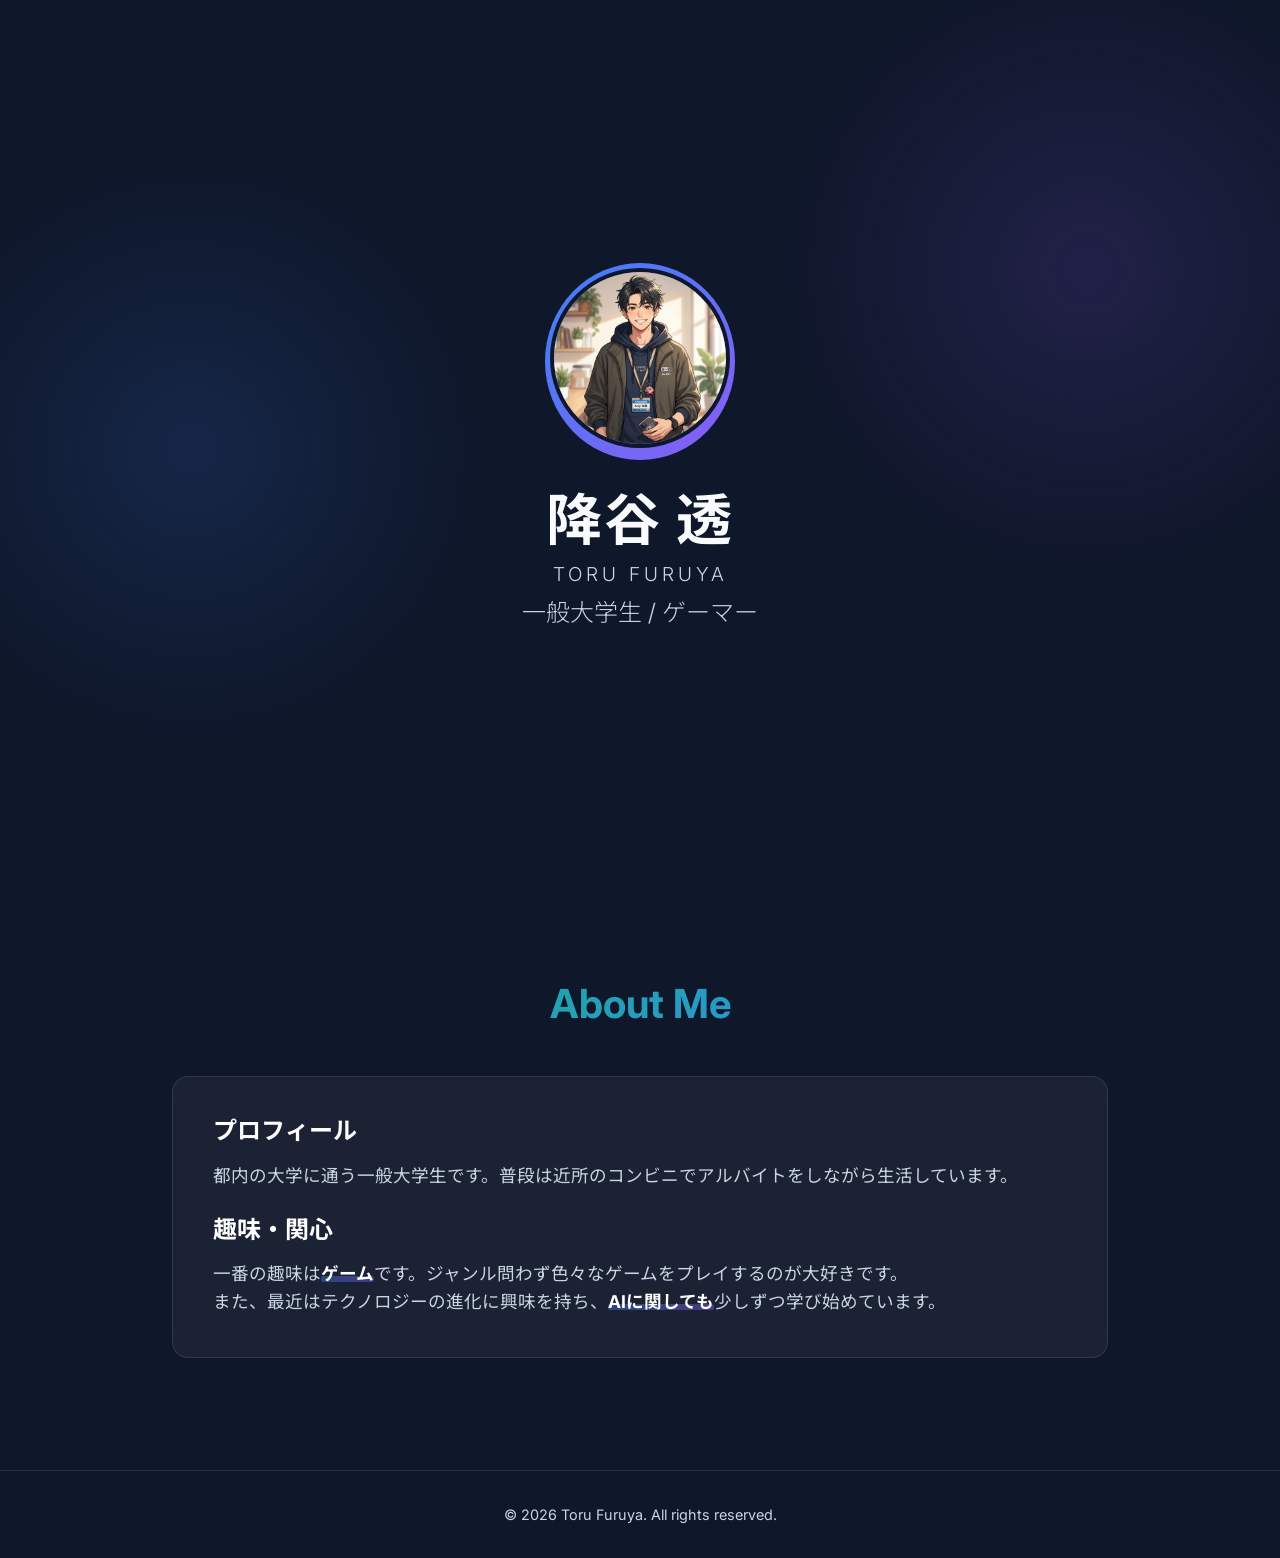
<file: index.html>
<!DOCTYPE html>
<html lang="ja">
<head>
    <meta charset="UTF-8">
    <meta name="viewport" content="width=device-width, initial-scale=1.0">
    <meta name="description" content="平舘洋人のポートフォリオサイト。AIと共に学び、新しい価値を創造する。">
    <title>平舘 洋人 | Hiroto Hiradate</title>
    <link rel="preconnect" href="https://fonts.googleapis.com">
    <link rel="preconnect" href="https://fonts.gstatic.com" crossorigin>
    <link href="https://fonts.googleapis.com/css2?family=Inter:wght@300;400;600;800&family=Noto+Sans+JP:wght@300;400;500;700&display=swap" rel="stylesheet">
    <link rel="stylesheet" href="style.css">
</head>
<body>
    <div class="background-animation"></div>

    <!-- 銃撃・エフェクト用コンテナ -->
    <div id="effects-container"></div>

    <!-- 降谷透のページ -->
    <div id="furuya-page">
        <header class="hero furuya-hero">
            <div class="hero-content fade-in-up">
                <div class="avatar-container">
                    <img src="furuya_avatar.png" alt="降谷透のプロフィール画像" class="avatar furuya-avatar">
                </div>
                <h1 class="name">降谷 透 <span class="name-en">Toru Furuya</span></h1>
                <p class="tagline">一般大学生 / ゲーマー</p>
            </div>
        </header>

        <main>
            <section class="section">
                <div class="container fade-in-up">
                    <h2 class="section-title" style="background: linear-gradient(135deg, #10b981 0%, #3b82f6 100%); -webkit-background-clip: text;">About Me</h2>
                    <div class="card glass">
                        <div class="card-content">
                            <h3>プロフィール</h3>
                            <p>都内の大学に通う一般大学生です。普段は近所のコンビニでアルバイトをしながら生活しています。</p>
                            <br>
                            <h3>趣味・関心</h3>
                            <p>一番の趣味は<strong>ゲーム</strong>です。ジャンル問わず色々なゲームをプレイするのが大好きです。<br>また、最近はテクノロジーの進化に興味を持ち、<strong>AIに関しても</strong>少しずつ学び始めています。</p>
                        </div>
                    </div>
                </div>
            </section>
        </main>
        
        <footer>
            <p>&copy; 2026 Toru Furuya. All rights reserved.</p>
        </footer>
    </div>

    <!-- 平舘洋人のページ（最初は非表示） -->
    <div id="hiradate-page" style="display: none; opacity: 0; transition: opacity 1.5s ease-in-out;">
        <header class="hero">
            <div class="hero-content fade-in-up">
                <div class="avatar-container">
                    <img src="avatar.png" alt="平舘洋人のプロフィール画像" class="avatar">
                </div>
                <h1 class="name">平舘 洋人 <span class="name-en">Hiroto Hiradate</span></h1>
                <p class="tagline">Exploring the Future with AI.</p>
            </div>
        </header>

        <main>
            <section id="about" class="section">
                <div class="container fade-in-up">
                    <h2 class="section-title">About Me</h2>
                    <div class="card glass">
                        <div class="card-content">
                            <h3>興味・関心</h3>
                            <p>現在最も関心を持っているのは、<strong>アメリカが今後どうなっていくのか</strong>という動向です。政治、経済、そしてテクノロジーの中心地として、世界にどのような影響を与えていくのかを注視しています。</p>
                        </div>
                    </div>
                </div>
            </section>

            <section id="ai-vision" class="section">
                <div class="container fade-in-up">
                    <h2 class="section-title">My View on AI</h2>
                    <div class="grid-2">
                        <div class="card glass highlight-card">
                            <div class="card-content">
                                <h3>AI ＝ 薬の調合</h3>
                                <p>私にとってAIは、「薬を調合するような存在」に近いと感じています。目的や状況に合わせて適切な成分（データやプロンプト）を組み合わせることで、大きな効果を発揮するツールだと捉えています。</p>
                            </div>
                        </div>
                        <div class="card glass">
                            <div class="card-content">
                                <h3>共に学ぶ姿勢</h3>
                                <p>AIについてはまだ分からないこともたくさんあります。だからこそ、恐れるのではなく、<strong>一緒に学びながら向き合っていきたい</strong>と考えています。</p>
                            </div>
                        </div>
                    </div>
                </div>
            </section>

            <section id="project" class="section">
                <div class="container fade-in-up">
                    <h2 class="section-title">Project Goal</h2>
                    <div class="card glass feature-card">
                        <div class="card-content center-content">
                            <div class="icon">💻</div>
                            <h3>勘定科目の自動計算ツール</h3>
                            <p>この授業を通して、簿記などの<strong>勘定科目を自動で計算・整理してくれるシステム</strong>を作ってみたいと考えています。AIやプログラミングの力を活用して、面倒な作業を効率化する実用的なツールを目指します。</p>
                        </div>
                    </div>
                </div>
            </section>
        </main>

        <footer>
            <p>&copy; 2026 Hiroto Hiradate. All rights reserved.</p>
        </footer>
    </div>

    <script src="script.js"></script>
</body>
</html>
</file>
<file: style.css>
/* Reset & Variables */
:root {
    --bg-color: #0f172a;
    --text-primary: #f8fafc;
    --text-secondary: #cbd5e1;
    --accent-color: #3b82f6;
    --accent-gradient: linear-gradient(135deg, #3b82f6 0%, #8b5cf6 100%);
    --glass-bg: rgba(255, 255, 255, 0.05);
    --glass-border: rgba(255, 255, 255, 0.1);
}

* {
    margin: 0;
    padding: 0;
    box-sizing: border-box;
}

body {
    font-family: 'Inter', 'Noto Sans JP', sans-serif;
    background-color: var(--bg-color);
    color: var(--text-primary);
    line-height: 1.6;
    overflow-x: hidden;
    position: relative;
}

/* Dynamic Background */
.background-animation {
    position: fixed;
    top: 0;
    left: 0;
    width: 100vw;
    height: 100vh;
    z-index: -1;
    background: radial-gradient(circle at 15% 50%, rgba(59, 130, 246, 0.15), transparent 25%),
                radial-gradient(circle at 85% 30%, rgba(139, 92, 246, 0.15), transparent 25%);
    animation: pulse 15s infinite alternate;
}

@keyframes pulse {
    0% { transform: scale(1); opacity: 0.8; }
    100% { transform: scale(1.1); opacity: 1; }
}

/* Typography */
h1, h2, h3 {
    font-weight: 700;
    line-height: 1.2;
}

strong {
    color: #fff;
    font-weight: 700;
    position: relative;
    z-index: 1;
}

strong::after {
    content: '';
    position: absolute;
    bottom: 2px;
    left: 0;
    width: 100%;
    height: 30%;
    background: var(--accent-gradient);
    opacity: 0.4;
    z-index: -1;
    border-radius: 2px;
}

/* Layout Container */
.container {
    max-width: 1000px;
    margin: 0 auto;
    padding: 0 2rem;
}

.section {
    padding: 5rem 0;
}

.section-title {
    font-size: 2.5rem;
    margin-bottom: 3rem;
    text-align: center;
    background: var(--accent-gradient);
    -webkit-background-clip: text;
    -webkit-text-fill-color: transparent;
    display: inline-block;
    width: 100%;
}

/* Hero Section */
.hero {
    min-height: 100vh;
    display: flex;
    align-items: center;
    justify-content: center;
    text-align: center;
    padding: 2rem;
}

.avatar-container {
    margin-bottom: 2rem;
    position: relative;
    display: inline-block;
}

.avatar-container::before {
    content: '';
    position: absolute;
    top: -5px;
    left: -5px;
    right: -5px;
    bottom: -5px;
    background: var(--accent-gradient);
    border-radius: 50%;
    z-index: -1;
    animation: spin 10s linear infinite;
}

@keyframes spin {
    100% { transform: rotate(360deg); }
}

.avatar {
    width: 180px;
    height: 180px;
    border-radius: 50%;
    object-fit: cover;
    border: 4px solid var(--bg-color);
    transition: transform 0.3s ease;
}

.avatar:hover {
    transform: scale(1.05);
}

.name {
    font-size: 3.5rem;
    margin-bottom: 0.5rem;
    letter-spacing: 2px;
}

.name-en {
    display: block;
    font-size: 1.2rem;
    font-weight: 300;
    color: var(--text-secondary);
    margin-top: 0.5rem;
    letter-spacing: 4px;
    text-transform: uppercase;
}

.tagline {
    font-size: 1.5rem;
    color: var(--text-secondary);
    font-weight: 300;
}

/* Glassmorphism Cards */
.glass {
    background: var(--glass-bg);
    backdrop-filter: blur(12px);
    -webkit-backdrop-filter: blur(12px);
    border: 1px solid var(--glass-border);
    border-radius: 16px;
    padding: 2.5rem;
    transition: transform 0.3s ease, box-shadow 0.3s ease;
}

.glass:hover {
    transform: translateY(-5px);
    box-shadow: 0 10px 30px rgba(0, 0, 0, 0.5);
    border-color: rgba(255, 255, 255, 0.2);
}

.grid-2 {
    display: grid;
    grid-template-columns: 1fr 1fr;
    gap: 2rem;
}

.card h3 {
    font-size: 1.5rem;
    margin-bottom: 1rem;
    color: #fff;
}

.card p {
    color: var(--text-secondary);
    font-size: 1.1rem;
}

.highlight-card {
    position: relative;
    overflow: hidden;
}

.highlight-card::before {
    content: '';
    position: absolute;
    top: 0;
    left: 0;
    width: 4px;
    height: 100%;
    background: var(--accent-gradient);
}

.center-content {
    text-align: center;
}

.icon {
    font-size: 3rem;
    margin-bottom: 1rem;
}

/* Footer */
footer {
    text-align: center;
    padding: 2rem;
    border-top: 1px solid var(--glass-border);
    color: var(--text-secondary);
    font-size: 0.9rem;
    margin-top: 2rem;
}

/* Animations */
.fade-in-up {
    opacity: 0;
    transform: translateY(30px);
    transition: opacity 0.8s ease-out, transform 0.8s ease-out;
}

.fade-in-up.visible {
    opacity: 1;
    transform: translateY(0);
}

/* Responsive Design */
@media (max-width: 768px) {
    .name { font-size: 2.5rem; }
    .tagline { font-size: 1.2rem; }
    .grid-2 { grid-template-columns: 1fr; }
    .section { padding: 3rem 0; }
    .section-title { font-size: 2rem; }
    .avatar { width: 140px; height: 140px; }
}

/* Gunshot & Shatter Effects */
#effects-container {
    position: absolute;
    top: 0;
    left: 0;
    width: 100%;
    height: 100%;
    pointer-events: none;
    z-index: 9999;
}

.bullet-hole {
    position: absolute;
    width: 25px;
    height: 25px;
    background: #050505;
    border-radius: 50%;
    transform: translate(-50%, -50%);
    pointer-events: none;
    box-shadow: 
        0 0 5px 2px rgba(0,0,0,0.9),
        inset 0 0 5px 5px rgba(0,0,0,1),
        0 0 15px 5px rgba(255,255,255,0.2);
}

.bullet-hole::before {
    content: '';
    position: absolute;
    top: -20px; left: -20px; right: -20px; bottom: -20px;
    background: radial-gradient(circle, transparent 20%, rgba(200,200,200,0.5) 40%, transparent 70%);
    border-radius: 50%;
}

.bullet-hole::after {
    content: '';
    position: absolute;
    top: 50%; left: 50%;
    width: 80px; height: 80px;
    background-image: url("data:image/svg+xml,%3Csvg xmlns='http://www.w3.org/2000/svg' viewBox='0 0 100 100'%3E%3Cpath stroke='rgba(255,255,255,0.6)' stroke-width='1.5' fill='none' d='M50 50 L10 20 M50 50 L80 10 M50 50 L90 70 M50 50 L20 90 M50 50 L10 60 M50 50 L40 10 M50 50 L80 80 M50 50 L60 90 M50 50 L20 40' /%3E%3C/svg%3E");
    transform: translate(-50%, -50%);
    pointer-events: none;
}

.gun-flash {
    position: fixed;
    top: 0; left: 0; width: 100vw; height: 100vh;
    background: #fff;
    z-index: 9999;
    opacity: 0;
    pointer-events: none;
    animation: flash 0.15s ease-out;
}

@keyframes flash {
    0% { opacity: 1; }
    100% { opacity: 0; }
}

.shatter-animation {
    animation: shatter 1.2s forwards ease-in;
    transform-origin: center;
}

@keyframes shatter {
    0% { transform: scale(1) rotate(0deg); opacity: 1; filter: blur(0px) brightness(1); }
    10% { transform: scale(1.05) rotate(1deg); filter: blur(2px) brightness(1.5); }
    100% { transform: scale(0.5) rotate(15deg) translateY(200px); opacity: 0; filter: blur(10px) brightness(0.5); }
}

.glass-shard {
    position: fixed;
    background: rgba(255, 255, 255, 0.15);
    border: 1px solid rgba(255, 255, 255, 0.3);
    backdrop-filter: blur(8px);
    box-shadow: 0 0 15px rgba(255, 255, 255, 0.2);
    z-index: 2000;
    pointer-events: none;
}
</file>
